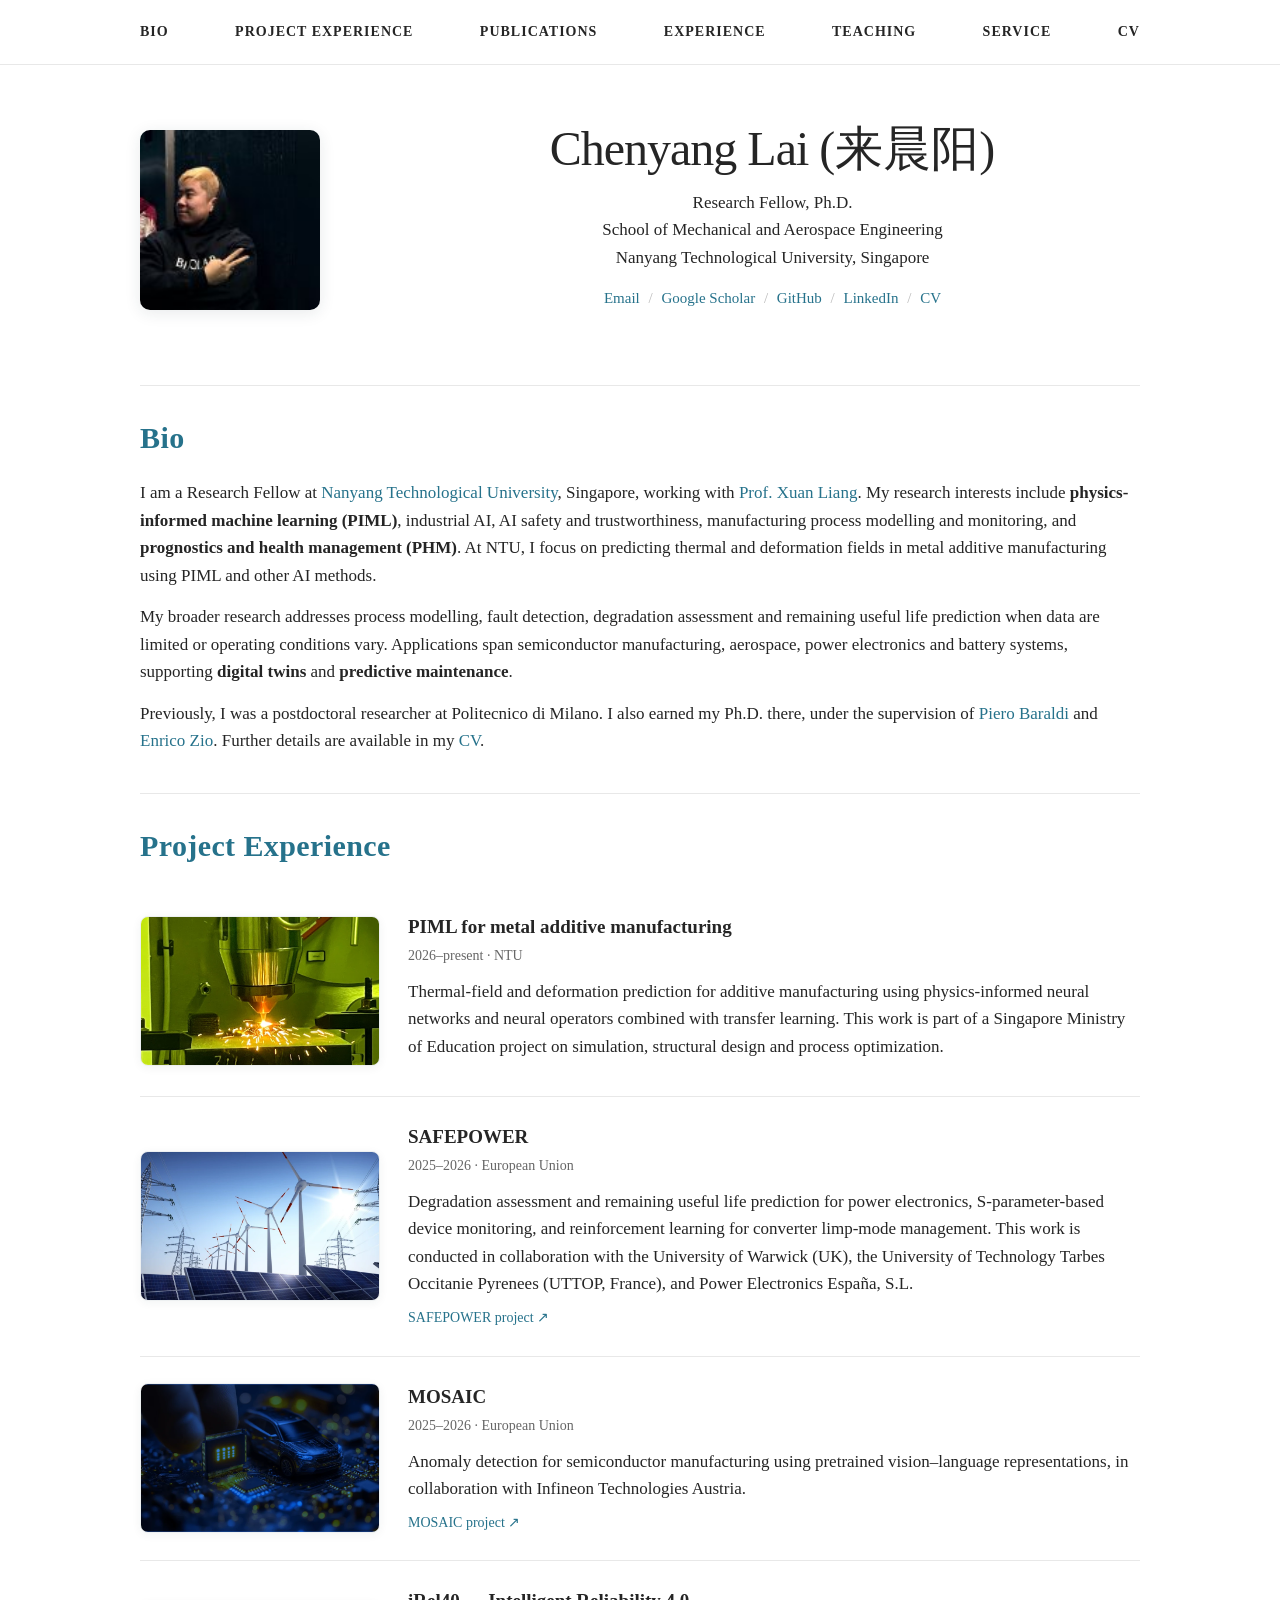
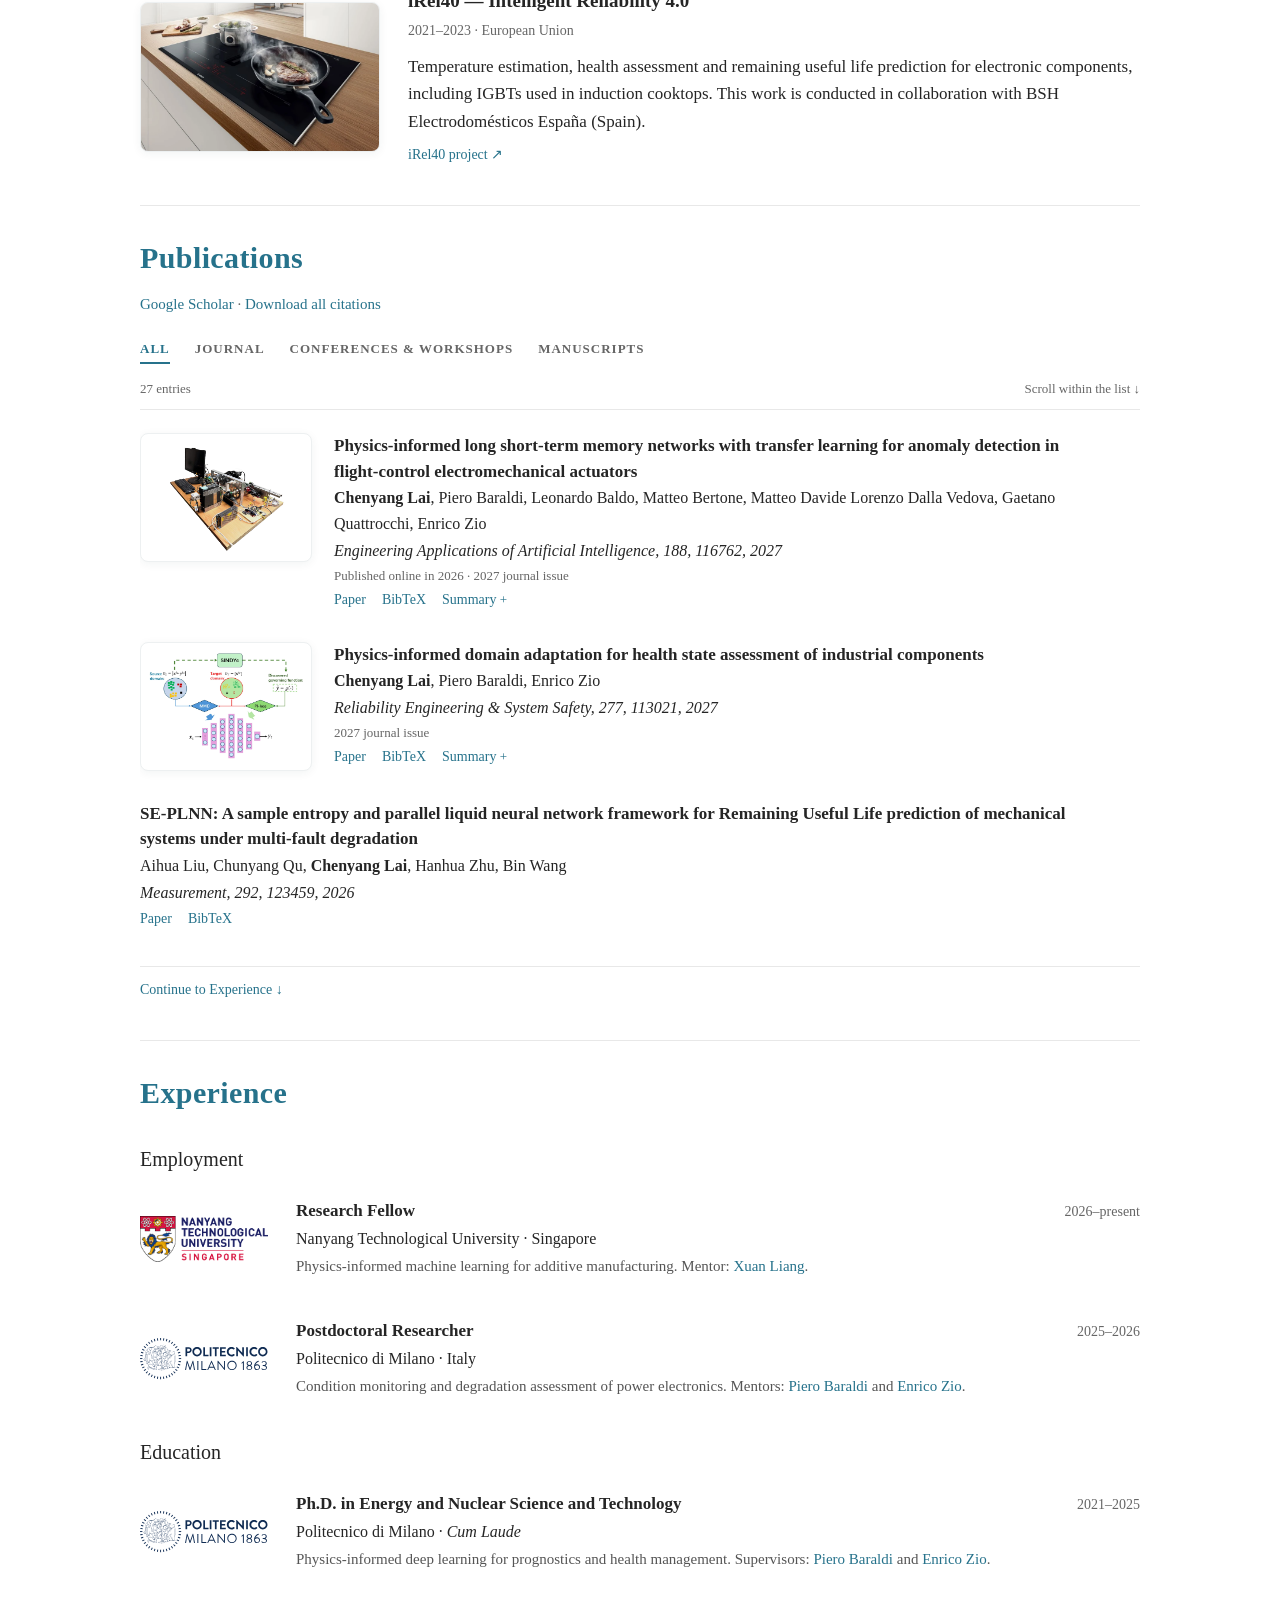
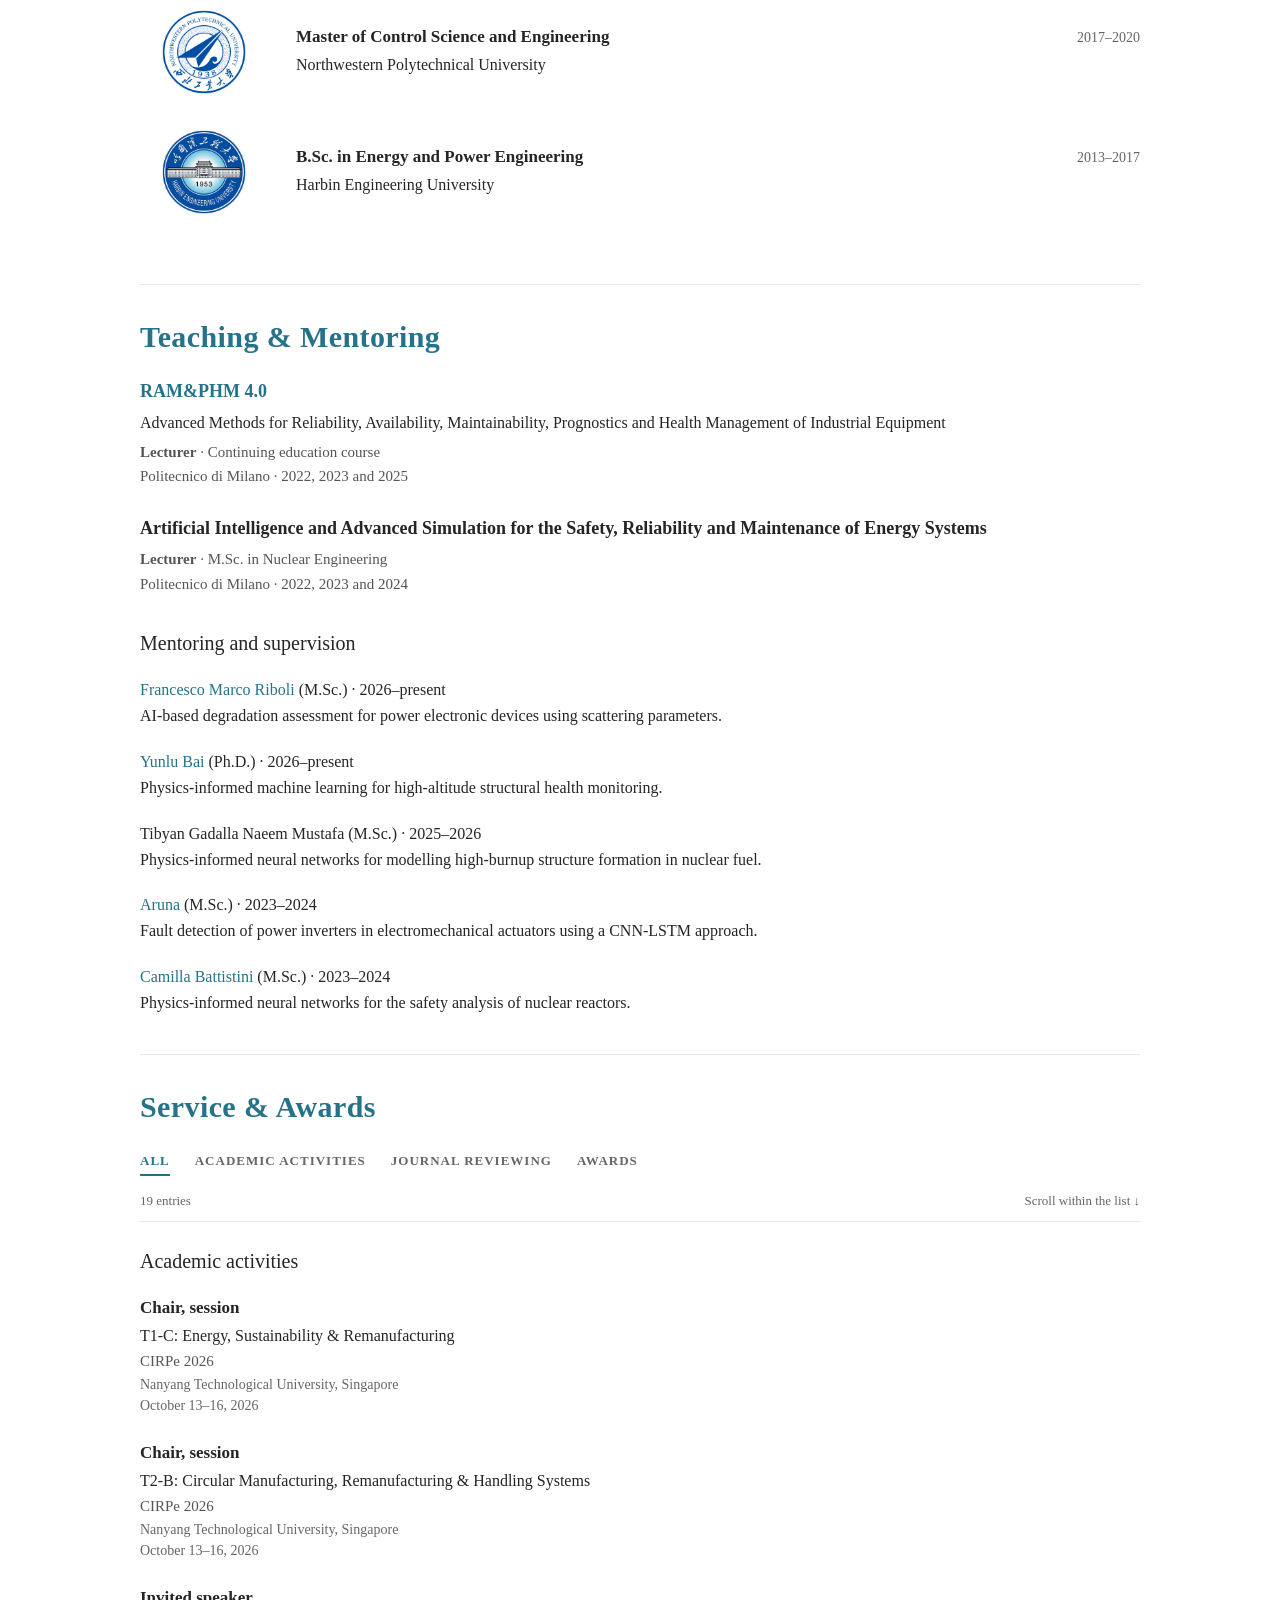
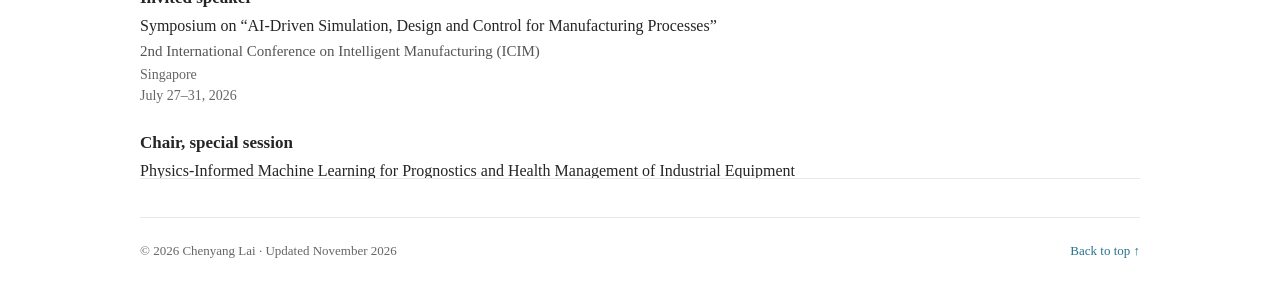
<file: index.html>
<!doctype html>
<html lang="en"><head><meta charset="UTF-8"><meta name="viewport" content="width=device-width, initial-scale=1">
<title>Chenyang Lai (来晨阳)</title><meta name="description" content="Chenyang Lai (来晨阳), Research Fellow at Nanyang Technological University. Physics-informed AI for manufacturing, energy and infrastructure; industrial AI and predictive maintenance.">
<meta name="theme-color" content="#ffffff"><link rel="icon" href="assets/favicon.svg" type="image/svg+xml"><link rel="stylesheet" href="style.css"><script src="app.js" defer></script></head>
<body><a class="skip" href="#main">Skip to content</a><header class="site-header"><div class="nav-wrap"><button class="menu-toggle" aria-expanded="false" aria-controls="main-navigation" type="button">Menu <span aria-hidden="true">☰</span></button><nav id="main-navigation" aria-label="Main navigation"><a href="#bio">Bio</a><a href="#projects">Project Experience</a><a href="#publications">Publications</a><a href="#experience">Experience</a><a href="#teaching">Teaching</a><a href="#service">Service</a><a href="assets/Chenyang_Lai_CV.pdf">CV</a></nav></div></header>
<main id="main" class="wrap"><div class="profile" id="home"><img class="portrait" src="assets/chenyang-lai-scholar.jpg" alt="Chenyang Lai — Google Scholar profile photo" width="180" height="180"><div class="profile-info"><h1>Chenyang Lai <span class="chinese-name" lang="zh-Hans">(来晨阳)</span></h1><p>Research Fellow, Ph.D.<br>School of Mechanical and Aerospace Engineering<br>Nanyang Technological University, Singapore</p><p class="profile-links"><a href="mailto:chenyang.lai@ntu.edu.sg">Email</a><span aria-hidden="true"> / </span><a href="https://scholar.google.com/citations?user=Lm9uZqEAAAAJ">Google Scholar</a><span aria-hidden="true"> / </span><a href="https://github.com/ChenyangLai-Research">GitHub</a><span aria-hidden="true"> / </span><a href="https://www.linkedin.com/in/chenyang-lai-a20016196">LinkedIn</a><span aria-hidden="true"> / </span><a href="assets/Chenyang_Lai_CV.pdf">CV</a></p></div></div><section id="bio" aria-labelledby="bio-heading"><h2 id="bio-heading">Bio</h2><p>I am a Research Fellow at <a href="https://www.ntu.edu.sg/">Nanyang Technological University</a>, Singapore, working with <a href="https://dr.ntu.edu.sg/entities/person/Liang-Xuan">Prof. Xuan Liang</a>. My research interests include <strong>physics-informed machine learning (PIML)</strong>, industrial AI, AI safety and trustworthiness, manufacturing process modelling and monitoring, and <strong>prognostics and health management (PHM)</strong>. At NTU, I focus on predicting thermal and deformation fields in metal additive manufacturing using PIML and other AI methods.</p>
<p>My broader research addresses process modelling, fault detection, degradation assessment and remaining useful life prediction when data are limited or operating conditions vary. Applications span semiconductor manufacturing, aerospace, power electronics and battery systems, supporting <strong>digital twins</strong> and <strong>predictive maintenance</strong>.</p>
<p>Previously, I was a postdoctoral researcher at Politecnico di Milano. I also earned my Ph.D. there, under the supervision of <a href="https://www.energia.polimi.it/en/people/baraldi-piero-2/">Piero Baraldi</a> and <a href="https://www.energia.polimi.it/en/people/zio-enrico-2/">Enrico Zio</a>. Further details are available in my <a href="assets/Chenyang_Lai_CV.pdf">CV</a>.</p></section><section id="projects" aria-labelledby="projects-heading"><h2 id="projects-heading">Project Experience</h2><article class="project project-with-image"><figure class="project-visual"><div class="image-frame"><img src="assets/research/additive.webp" alt="Laser additive manufacturing equipment at NTU SC3DP" width="320" height="200" loading="lazy"></div></figure><div class="project-copy"><div class="project-head"><h3>PIML for metal additive manufacturing</h3><span class="project-time">2026–present · NTU</span></div><p>Thermal-field and deformation prediction for additive manufacturing using physics-informed neural networks and neural operators combined with transfer learning. This work is part of a Singapore Ministry of Education project on simulation, structural design and process optimization.</p><div class="project-links"></div></div></article><article class="project project-with-image"><figure class="project-visual"><div class="image-frame"><img src="assets/research/safepower-energy.webp" alt="Wind turbines, solar panels and electricity transmission lines from the SAFEPOWER project homepage" width="320" height="200" loading="lazy"></div></figure><div class="project-copy"><div class="project-head"><h3>SAFEPOWER</h3><span class="project-time">2025–2026 · European Union</span></div><p>Degradation assessment and remaining useful life prediction for power electronics, S-parameter-based device monitoring, and reinforcement learning for converter limp-mode management. This work is conducted in collaboration with the University of Warwick (UK), the University of Technology Tarbes Occitanie Pyrenees (UTTOP, France), and Power Electronics España, S.L.</p><div class="project-links"><a href="https://www.safepowerproject.eu/">SAFEPOWER project ↗</a></div></div></article><article class="project project-with-image"><figure class="project-visual"><div class="image-frame"><img src="assets/research/mosaic.webp" alt="Electronic components and semiconductor technology from the MOSAIC project website" width="320" height="200" loading="lazy"></div></figure><div class="project-copy"><div class="project-head"><h3>MOSAIC</h3><span class="project-time">2025–2026 · European Union</span></div><p>Anomaly detection for semiconductor manufacturing using pretrained vision–language representations, in collaboration with Infineon Technologies Austria.</p><div class="project-links"><a href="https://chips-mosaic.eu/">MOSAIC project ↗</a></div></div></article><article class="project project-with-image"><figure class="project-visual"><div class="image-frame"><img src="assets/research/irel40.webp" alt="Bosch induction cooktop featured by the iRel40 project" width="320" height="200" loading="lazy"></div></figure><div class="project-copy"><div class="project-head"><h3>iRel40 — Intelligent Reliability 4.0</h3><span class="project-time">2021–2023 · European Union</span></div><p>Temperature estimation, health assessment and remaining useful life prediction for electronic components, including IGBTs used in induction cooktops. This work is conducted in collaboration with BSH Electrodomésticos España (Spain).</p><div class="project-links"><a href="https://www.irel40.eu/">iRel40 project ↗</a></div></div></article></section><section id="publications" aria-labelledby="publications-heading"><h2 id="publications-heading">Publications</h2><p class="section-intro"><a href="https://scholar.google.com/citations?user=Lm9uZqEAAAAJ">Google Scholar</a> · <a href="assets/publications.bib" download>Download all citations</a></p>
<div class="filters" role="group" aria-label="Publication filter"><button type="button" data-filter="all" aria-pressed="true">All</button><button type="button" data-filter="journal" aria-pressed="false">Journal</button><button type="button" data-filter="conference" aria-pressed="false">Conferences &amp; Workshops</button><button type="button" data-filter="manuscript" aria-pressed="false">Manuscripts</button></div>
<div class="publication-help"><span id="filter-status" role="status">27 entries</span><span id="scroll-hint">Scroll within the list ↓</span></div>
<div id="publication-window" class="publication-window" tabindex="0" role="region" aria-label="Publications and presentations" aria-describedby="scroll-hint"><article class="publication publication-with-image" data-type="journal" data-id="ema-transfer"><figure class="paper-visual"><div class="image-frame"><img src="assets/research/ema-transfer-testbench.png" alt="Experimental test bench for flight-control electromechanical actuator monitoring" width="320" height="200" loading="lazy"></div></figure><div class="publication-copy">
<h3><a href="https://doi.org/10.1016/j.engappai.2026.116762">Physics-informed long short-term memory networks with transfer learning for anomaly detection in flight-control electromechanical actuators</a></h3><p class="authors"><strong>Chenyang Lai</strong>, Piero Baraldi, Leonardo Baldo, Matteo Bertone, Matteo Davide Lorenzo Dalla Vedova, Gaetano Quattrocchi, Enrico Zio</p><p class="venue"><em>Engineering Applications of Artificial Intelligence, 188, 116762, 2027</em></p><p class="pub-note">Published online in 2026 · 2027 journal issue</p>
<div class="pub-links"><a href="https://doi.org/10.1016/j.engappai.2026.116762">Paper</a><a href="assets/ema-transfer.bib" download>BibTeX</a><details><summary>Summary</summary><p>Physics-informed LSTM networks reconstruct the motor position of flight-control electromechanical actuators. Pre-training on simulated data and fine-tuning on scarce field data support transfer to real operation; a sequential probability ratio test detects anomalies from reconstruction residuals.</p></details></div></div></article><article class="publication publication-with-image" data-type="journal" data-id="pida"><figure class="paper-visual"><div class="image-frame"><img src="assets/research/pida.webp" alt="Fig. 1 · physics-informed domain adaptation from the author’s original manuscript" width="320" height="200" loading="lazy"></div></figure><div class="publication-copy">
<h3><a href="https://doi.org/10.1016/j.ress.2026.113021">Physics-informed domain adaptation for health state assessment of industrial components</a></h3><p class="authors"><strong>Chenyang Lai</strong>, Piero Baraldi, Enrico Zio</p><p class="venue"><em>Reliability Engineering &amp; System Safety, 277, 113021, 2027</em></p><p class="pub-note">2027 journal issue</p>
<div class="pub-links"><a href="https://doi.org/10.1016/j.ress.2026.113021">Paper</a><a href="assets/pida.bib" download>BibTeX</a><details><summary>Summary</summary><p>Transferring health assessment between operating domains by combining shared representations, distribution alignment and physical degradation dynamics. The aim is to make use of labelled source data when health labels in the target domain are scarce.</p></details></div></div></article><article class="publication " data-type="journal" data-id="se-plnn"><div class="publication-copy">
<h3><a href="https://doi.org/10.1016/j.measurement.2026.123459">SE-PLNN: A sample entropy and parallel liquid neural network framework for Remaining Useful Life prediction of mechanical systems under multi-fault degradation</a></h3><p class="authors">Aihua Liu, Chunyang Qu, <strong>Chenyang Lai</strong>, Hanhua Zhu, Bin Wang</p><p class="venue"><em>Measurement, 292, 123459, 2026</em></p>
<div class="pub-links"><a href="https://doi.org/10.1016/j.measurement.2026.123459">Paper</a><a href="assets/se-plnn.bib" download>BibTeX</a></div></div></article><article class="publication " data-type="journal" data-id="pv-compound"><div class="publication-copy">
<h3><a href="https://doi.org/10.1016/j.solener.2026.114790">Comprehensive compound fault modelling and characterisation of building integrated photovoltaics based on thermal-electrical coupled simulation</a></h3><p class="authors">Xiaolong Li, Wenye Lin, Bingsen Wang, Long Shi, <strong>Chenyang Lai</strong>, Qingyao Qiao, Wenji Song, Xinglan Cui, Ziping Feng</p><p class="venue"><em>Solar Energy, 315, 114790, 2026</em></p>
<div class="pub-links"><a href="https://doi.org/10.1016/j.solener.2026.114790">Paper</a><a href="assets/pv-compound.bib" download>BibTeX</a></div></div></article><article class="publication " data-type="journal" data-id="tool-wear"><div class="publication-copy">
<h3><a href="https://doi.org/10.1016/j.jmapro.2026.06.015">Unsupervised domain adaptation regression network with efficient channel attention mechanism for tool wear prediction under variable cutting conditions</a></h3><p class="authors">Hengchang Liu, Bo Li, <strong>Chenyang Lai</strong>, Enrico Zio</p><p class="venue"><em>Journal of Manufacturing Processes, 172, 1091–1105, 2026</em></p>
<div class="pub-links"><a href="https://doi.org/10.1016/j.jmapro.2026.06.015">Paper</a><a href="assets/tool-wear.bib" download>BibTeX</a></div></div></article><article class="publication publication-with-image" data-type="journal" data-id="softsensing"><figure class="paper-visual"><div class="image-frame"><img src="assets/research/softsensing.webp" alt="Original architecture of the physics-informed LSTM soft-sensing model" width="320" height="200" loading="lazy"></div></figure><div class="publication-copy">
<h3><a href="https://doi.org/10.1016/j.aei.2025.103978">Self-balancing physics-informed LSTM for soft-sensing of slurry concentration in dredger operation</a></h3><p class="authors"><strong>Chenyang Lai</strong>, Bin Wang, Shidong Fan, Enrico Zio</p><p class="venue"><em>Advanced Engineering Informatics, 69, 103978, 2026</em></p>
<div class="pub-links"><a href="https://doi.org/10.1016/j.aei.2025.103978">Paper</a><a href="assets/softsensing.bib" download>BibTeX</a><details><summary>Summary</summary><p>Estimating slurry concentration from operating signals in dredging. A physics-informed recurrent model uses adaptive loss balancing to coordinate the data-fitting and physical constraints during training.</p></details></div></div></article><article class="publication publication-with-image" data-type="journal" data-id="gpilstm"><figure class="paper-visual"><div class="image-frame"><img src="assets/research/gpilstm.webp" alt="Fig. 2(a) · model development workflow from the author’s original manuscript" width="320" height="200" loading="lazy"></div></figure><div class="publication-copy">
<h3><a href="https://doi.org/10.1016/j.ress.2025.111485">Gradient-enhanced physics-informed long short-term memory networks for stable and accurate prediction of the RUL of electronic components</a></h3><p class="authors"><strong>Chenyang Lai</strong>, Piero Baraldi, Enrico Zio</p><p class="venue"><em>Reliability Engineering &amp; System Safety, 265, 111485, 2026</em></p><p class="pub-note">Published online in 2025 · 2026 journal issue</p>
<div class="pub-links"><a href="https://doi.org/10.1016/j.ress.2025.111485">Paper</a><a href="assets/gpilstm.bib" download>BibTeX</a><details><summary>Summary</summary><p>Adding physical and gradient constraints to recurrent models for remaining useful life prediction. The work connects the evolution of RUL with time derivatives, with applications to electronic components.</p></details></div></div></article><article class="publication " data-type="conference" data-id="cirpe-sparameters"><div class="publication-copy">
<h3>Unsupervised Degradation Evolution Tracking of Power Transistors Using S-Parameters based on Convolutional Neural Network Autoencoders</h3><p class="authors"><strong>Chenyang Lai</strong>, Piero Baraldi, W. Moyo, S. Baffreau, Xuan Liang, P. Vidal, G. Vine, Enrico Zio</p><p class="venue"><em>Procedia CIRP (CIRPe 2026, Nanyang Technological University, Singapore), 2026</em></p><p class="pub-note">Proceedings &amp; presentation · Not yet online</p>
<div class="pub-links"><a href="assets/cirpe-sparameters.bib" download>BibTeX</a></div></div></article><article class="publication " data-type="conference" data-id="piasanet"><div class="publication-copy">
<h3>PIASANet: Physics-informed adaptive spectral attention network for cross-load bearing fault diagnosis</h3><p class="authors">H. Liu, M. Shen, <strong>Chenyang Lai</strong>, Z. Liu</p><p class="venue"><em>10th International Conference on Reliability Engineering (ICRE), 2026</em></p><p class="pub-note">Proceedings &amp; presentation</p>
<div class="pub-links"><a href="assets/piasanet.bib" download>BibTeX</a></div></div></article><article class="publication " data-type="conference" data-id="igbt"><div class="publication-copy">
<h3><a href="https://doi.org/10.3850/ESREL2026061419_esrel26-p30436-cd">Assessment of the Degradation of IGBTs used in Wind Turbine Power Converters by a Method based on Physics-informed Transformers</a></h3><p class="authors"><strong>Chenyang Lai</strong>, Piero Baraldi, Oleksii Zinchenko, Xu Zhang, Li Ran, Enrico Zio</p><p class="venue"><em>European Safety and Reliability Conference (ESREL 2026), 3113–3120, 2026</em></p><p class="pub-note">Conference paper</p>
<div class="pub-links"><a href="https://doi.org/10.3850/ESREL2026061419_esrel26-p30436-cd">Paper</a><a href="assets/igbt.bib" download>BibTeX</a><details><summary>Summary</summary><p>Combining thermal and electrical features with Transformer encoders to assess IGBT degradation in wind turbine converters. Junction-to-case temperature differences and current-normalized features connect the classifier to thermal-resistance changes.</p></details></div></div></article><article class="publication " data-type="conference" data-id="inverter"><div class="publication-copy">
<h3><a href="https://doi.org/10.1109/ICSRS68021.2025.11422055">Anomaly Detection in Power Inverters of Electromechanical Actuators based on Convolutional Neural Network and Long Short-Term Memory Cells</a></h3><p class="authors"><strong>Chenyang Lai</strong>, Piero Baraldi, Aruna, Leonardo Baldo, Matteo Davide Lorenzo Dalla Vedova, Gaetano Quattrocchi, Enrico Zio</p><p class="venue"><em>9th International Conference on System Reliability and Safety (ICSRS 2025), 526–531, 2025</em></p><p class="pub-note">Conference year: 2025</p>
<div class="pub-links"><a href="https://doi.org/10.1109/ICSRS68021.2025.11422055">Paper</a><a href="assets/inverter.bib" download>BibTeX</a><details><summary>Summary</summary><p>Reconstructing inverter signals with convolutional layers and LSTM cells, then monitoring residuals for anomalies. The study considers sensor faults and MOSFET degradation in electromechanical actuators.</p></details></div></div></article><article class="publication " data-type="conference" data-id="safepower-workshop"><div class="publication-copy">
<h3>AI strategies in C&amp;HM for MVDC converters: Studies ongoing</h3><p class="authors"><strong>Chenyang Lai</strong>, Piero Baraldi, Enrico Zio</p><p class="venue"><em>SAFEPOWER WP3 Technical Workshop, 2025</em></p><p class="pub-note">Presentation</p>
<div class="pub-links"><a href="assets/safepower-workshop.bib" download>BibTeX</a></div></div></article><article class="publication publication-with-image" data-type="journal" data-id="pidae"><figure class="paper-visual"><div class="image-frame"><img src="assets/research/pidae.webp" alt="Fig. 1 · method workflow from the author’s original manuscript" width="320" height="200" loading="lazy"></div></figure><div class="publication-copy">
<h3><a href="https://doi.org/10.1016/j.ymssp.2024.111420">Physics-Informed deep Autoencoder for fault detection in New-Design systems</a></h3><p class="authors"><strong>Chenyang Lai</strong>, Piero Baraldi, Enrico Zio</p><p class="venue"><em>Mechanical Systems and Signal Processing, 215, 111420, 2024</em></p>
<div class="pub-links"><a href="https://doi.org/10.1016/j.ymssp.2024.111420">Paper</a><a href="assets/pidae.bib" download>BibTeX</a><details><summary>Summary</summary><p>Detecting faults in newly designed systems when operational data are limited. A deep autoencoder learns normal behaviour while physical relationships constrain reconstructed signals, connecting simulation knowledge with fault monitoring.</p></details></div></div></article><article class="publication " data-type="journal" data-id="valves"><div class="publication-copy">
<h3><a href="https://doi.org/10.3390/en17112647">A Multistage Physics-Informed Neural Network for Fault Detection in Regulating Valves of Nuclear Power Plants</a></h3><p class="authors"><strong>Chenyang Lai</strong>, Ibrahim Ahmed, Enrico Zio, Wei Li, Yiwang Zhang, Wenqing Yao, Juan Chen</p><p class="venue"><em>Energies, 17, 2647, 2024</em></p>
<div class="pub-links"><a href="https://doi.org/10.3390/en17112647">Paper</a><a href="assets/valves.bib" download>BibTeX</a><details><summary>Summary</summary><p>Combining a latent flow-capacity model with a flow prediction network for regulating valves. Physical constraints link pressure difference, valve opening and flow, supporting fault detection in nuclear power plant components.</p></details></div></div></article><article class="publication " data-type="conference" data-id="ema"><div class="publication-copy">
<h3><a href="https://doi.org/10.36001/phme.2024.v8i1.4018">Detection of Abnormal Conditions in Electro-Mechanical Actuators by Physics-Informed Long Short-term Memory Networks</a></h3><p class="authors"><strong>Chenyang Lai</strong>, Piero Baraldi, Gaetano Quattrocchi, Matteo Davide Lorenzo Dalla Vedova, Leonardo Baldo, Matteo Bertone, Enrico Zio</p><p class="venue"><em>PHM Society European Conference, 8, 2024</em></p><p class="pub-note">Conference paper</p>
<div class="pub-links"><a href="https://doi.org/10.36001/phme.2024.v8i1.4018">Paper</a><a href="assets/ema.bib" download>BibTeX</a><details><summary>Summary</summary><p>Reconstructing actuator behaviour with a recurrent architecture that incorporates a dynamical model. Differences between reconstructed and measured signals support the detection of abnormal operating conditions.</p></details></div></div></article><article class="publication " data-type="conference" data-id="ema-icsrs2023"><div class="publication-copy">
<h3>Fault Detection in Electro-Mechanical Actuators by Physics-Informed Long Short-Term Memory Networks</h3><p class="authors"><strong>Chenyang Lai</strong>, Piero Baraldi, Gaetano Quattrocchi, Matteo Davide Lorenzo Dalla Vedova, Leonardo Baldo, Matteo Bertone, Enrico Zio</p><p class="venue"><em>2023 7th International Conference on System Reliability and Safety (ICSRS), 2023</em></p><p class="pub-note">Abstract &amp; presentation</p>
<div class="pub-links"><a href="assets/ema-icsrs2023.bib" download>BibTeX</a></div></div></article><article class="publication " data-type="conference" data-id="irel-workshop"><div class="publication-copy">
<h3>Development of PHM Method for Power Electronic Devices Based on Physics-Informed Neural Networks</h3><p class="authors"><strong>Chenyang Lai</strong>, Piero Baraldi, Ibrahim Ahmed, Enrico Zio</p><p class="venue"><em>iRel40 Use Case Workshop, Ljubljana, Slovenia, 2022</em></p><p class="pub-note">Poster &amp; presentation</p>
<div class="pub-links"><a href="assets/irel-workshop.bib" download>BibTeX</a></div></div></article><article class="publication " data-type="conference" data-id="igbt-rul-icsrs2022"><div class="publication-copy">
<h3>Physics-Informed Long Short-Term Memory Network for the Prediction of the Remaining Useful Life (RUL) of Insulated-Gate Bipolar Transistors (IGBTs)</h3><p class="authors"><strong>Chenyang Lai</strong>, Piero Baraldi, G. Floreale, Enrico Zio</p><p class="venue"><em>2022 6th International Conference on System Reliability and Safety (ICSRS), 2022</em></p><p class="pub-note">Abstract &amp; presentation</p>
<div class="pub-links"><a href="assets/igbt-rul-icsrs2022.bib" download>BibTeX</a></div></div></article><article class="publication " data-type="conference" data-id="cooktop-temperature"><div class="publication-copy">
<h3><a href="https://doi.org/10.1109/ICSRS56243.2022.10067300">Estimation of the case temperature of insulated gate bipolar transistors in induction cooktops by deep neural network</a></h3><p class="authors">Mohammad N. Juybari, Ibrahim Ahmed, Piero Baraldi, Alejandro Del Cueto, Javier Gil, <strong>Chenyang Lai</strong>, Sergio Llorente, Enrico Zio</p><p class="venue"><em>2022 6th International Conference on System Reliability and Safety (ICSRS), 259–263, 2022</em></p><p class="pub-note">Proceedings &amp; presentation</p>
<div class="pub-links"><a href="https://doi.org/10.1109/ICSRS56243.2022.10067300">Paper</a><a href="assets/cooktop-temperature.bib" download>BibTeX</a></div></div></article><article class="publication " data-type="conference" data-id="cooktop"><div class="publication-copy">
<h3><a href="https://doi.org/10.3850/978-981-18-5183-4_R22-18-603-cd">Monitoring Degradation of Insulated Gate Bipolar Transistors in Induction Cooktops by Artificial Neural Networks</a></h3><p class="authors"><strong>Chenyang Lai</strong>, Piero Baraldi, Ibrahim Ahmed, Enrico Zio, Alejandro Del Cueto, Javier Gil, Sergio Llorente</p><p class="venue"><em>32nd European Safety and Reliability Conference (ESREL 2022), 1338–1345, 2022</em></p><p class="pub-note">Conference paper</p>
<div class="pub-links"><a href="https://doi.org/10.3850/978-981-18-5183-4_R22-18-603-cd">Paper</a><a href="assets/cooktop.bib" download>BibTeX</a><details><summary>Summary</summary><p>Estimating IGBT case temperature from monitored cooktop signals under variable usage. A multi-objective genetic algorithm selects inputs for an artificial neural network, supporting thermal-stress and condition monitoring.</p></details></div></div></article><article class="publication " data-type="conference" data-id="autoencoder-icsrs2021"><div class="publication-copy">
<h3>A Physics-informed Autoencoder for Early Fault Detection of Electro-hydraulic Actuators</h3><p class="authors"><strong>Chenyang Lai</strong>, Piero Baraldi, Enrico Zio</p><p class="venue"><em>2021 5th International Conference on System Reliability and Safety (ICSRS), 2022</em></p><p class="pub-note">Abstract &amp; presentation · Listed under 2022 in CV</p>
<div class="pub-links"><a href="assets/autoencoder-icsrs2021.bib" download>BibTeX</a></div></div></article><article class="publication " data-type="conference" data-id="turboshaft"><div class="publication-copy">
<h3><a href="https://doi.org/10.23919/ChiCC.2019.8865902">Versatile simulation platform for turboshaft engine control system</a></h3><p class="authors">Haotian Mao, Yingqing Guo, Ruichao Li, <strong>Chenyang Lai</strong></p><p class="venue"><em>2019 Chinese Control Conference (CCC), 7211–7216, 2019</em></p><p class="pub-note">Proceedings &amp; presentation</p>
<div class="pub-links"><a href="https://doi.org/10.23919/ChiCC.2019.8865902">Paper</a><a href="assets/turboshaft.bib" download>BibTeX</a></div></div></article><article class="publication " data-type="conference" data-id="fuel-pump"><div class="publication-copy">
<h3><a href="https://doi.org/10.23919/ChiCC.2019.8865827">Main fuel pump health monitoring method based on Kriging surrogate model</a></h3><p class="authors"><strong>Chenyang Lai</strong>, Yingqing Guo, Haotian Mao</p><p class="venue"><em>2019 Chinese Control Conference (CCC), 5112–5117, 2019</em></p><p class="pub-note">Proceedings &amp; presentation</p>
<div class="pub-links"><a href="https://doi.org/10.23919/ChiCC.2019.8865827">Paper</a><a href="assets/fuel-pump.bib" download>BibTeX</a></div></div></article><article class="publication " data-type="conference" data-id="aeroengine"><div class="publication-copy">
<h3><a href="https://doi.org/10.1109/GNCC42960.2018.9018924">Sensor fault diagnosis and estimation based on multiple-model approach for aeroengine</a></h3><p class="authors">Wanli Zhao, Yingqing Guo, <strong>Chenyang Lai</strong></p><p class="venue"><em>2018 IEEE CSAA Guidance, Navigation and Control Conference (CGNCC), 1–6, 2018</em></p><p class="pub-note">Proceedings &amp; presentation</p>
<div class="pub-links"><a href="https://doi.org/10.1109/GNCC42960.2018.9018924">Paper</a><a href="assets/aeroengine.bib" download>BibTeX</a></div></div></article><article class="publication " data-type="manuscript" data-id="ded-transfer"><div class="publication-copy">
<h3>Transfer learning-enhanced PINN for unsupervised deformation prediction of directed energy deposition</h3><p class="authors"><strong>Chenyang Lai</strong>, Xuan Liang</p><p class="venue"><em>2026</em></p><p class="pub-note">In preparation</p>
<div class="pub-links"><a href="assets/ded-transfer.bib" download>BibTeX</a></div></div></article><article class="publication " data-type="manuscript" data-id="pidel"><div class="publication-copy">
<h3>PIDEL: Physics-Informed Deep Evidential Long Short-Term Memory Networks for Remaining Useful Life Prediction with Uncertainty Quantification of Electronic Components</h3><p class="authors"><strong>Chenyang Lai</strong>, Piero Baraldi, Enrico Zio</p><p class="venue"><em>2026</em></p><p class="pub-note">In preparation</p>
<div class="pub-links"><a href="assets/pidel.bib" download>BibTeX</a></div></div></article><article class="publication " data-type="manuscript" data-id="few-shot-vlm"><div class="publication-copy">
<h3>Few-Shot Anomaly Detection under Data Scarcity Using Pretrained Vision-Language Representations and Dropout-Calibrated Decision Boundaries</h3><p class="authors"><strong>Chenyang Lai</strong>, Xuan Liang, Li Ran, Enrico Zio</p><p class="venue"><em>Advanced Engineering Informatics, 2026</em></p><p class="pub-note">Under review</p>
<div class="pub-links"><a href="assets/few-shot-vlm.bib" download>BibTeX</a></div></div></article></div><p class="after-publications"><a href="#experience">Continue to Experience ↓</a></p></section><section id="experience" aria-labelledby="experience-heading"><h2 id="experience-heading">Experience</h2><h3 class="subheading">Employment</h3><div class="timeline-row"><div class="institution-logo"><img src="assets/institutions/ntu.png" alt="Nanyang Technological University emblem" width="128" height="84" loading="lazy"></div><div class="timeline-content"><div class="appointment-heading"><h3>Research Fellow</h3><span class="time">2026–present</span></div><p class="institution-name">Nanyang Technological University · Singapore</p><p class="detail">Physics-informed machine learning for additive manufacturing. Mentor: <a class="text-link" href="https://dr.ntu.edu.sg/entities/person/Liang-Xuan">Xuan Liang</a>.</p></div></div><div class="timeline-row"><div class="institution-logo"><img src="assets/institutions/polimi.svg" alt="Politecnico di Milano emblem" width="128" height="84" loading="lazy"></div><div class="timeline-content"><div class="appointment-heading"><h3>Postdoctoral Researcher</h3><span class="time">2025–2026</span></div><p class="institution-name">Politecnico di Milano · Italy</p><p class="detail">Condition monitoring and degradation assessment of power electronics. Mentors: <a href="https://www.energia.polimi.it/en/people/baraldi-piero-2/">Piero Baraldi</a> and <a href="https://www.energia.polimi.it/en/people/zio-enrico-2/">Enrico Zio</a>.</p></div></div><h3 class="subheading">Education</h3><div class="timeline-row"><div class="institution-logo"><img src="assets/institutions/polimi.svg" alt="Politecnico di Milano emblem" width="128" height="84" loading="lazy"></div><div class="timeline-content"><div class="appointment-heading"><h3>Ph.D. in Energy and Nuclear Science and Technology</h3><span class="time">2021–2025</span></div><p class="institution-name">Politecnico di Milano · <i>Cum Laude</i></p><p class="detail">Physics-informed deep learning for prognostics and health management. Supervisors: <a href="https://www.energia.polimi.it/en/people/baraldi-piero-2/">Piero Baraldi</a> and <a href="https://www.energia.polimi.it/en/people/zio-enrico-2/">Enrico Zio</a>.</p></div></div><div class="timeline-row"><div class="institution-logo circular-emblem"><img src="assets/institutions/npu-normalized.png" alt="Northwestern Polytechnical University emblem" width="128" height="84" loading="lazy"></div><div class="timeline-content"><div class="appointment-heading"><h3>Master of Control Science and Engineering</h3><span class="time">2017–2020</span></div><p class="institution-name">Northwestern Polytechnical University</p><p class="detail"></p></div></div><div class="timeline-row"><div class="institution-logo circular-emblem"><img src="assets/institutions/heu-normalized.png" alt="Harbin Engineering University emblem" width="128" height="84" loading="lazy"></div><div class="timeline-content"><div class="appointment-heading"><h3>B.Sc. in Energy and Power Engineering</h3><span class="time">2013–2017</span></div><p class="institution-name">Harbin Engineering University</p><p class="detail"></p></div></div></section><section id="teaching" aria-labelledby="teaching-heading"><h2 id="teaching-heading">Teaching &amp; Mentoring</h2><ul class="plain-list teaching-courses"><li><h3><a href="https://www.corsoram-phm.energia.polimi.it/">RAM&amp;PHM 4.0</a></h3><p class="course-title">Advanced Methods for Reliability, Availability, Maintainability, Prognostics and Health Management of Industrial Equipment</p><p class="course-context"><strong>Lecturer</strong> · Continuing education course<br>Politecnico di Milano · 2022, 2023 and 2025</p></li><li><h3>Artificial Intelligence and Advanced Simulation for the Safety, Reliability and Maintenance of Energy Systems</h3><p class="course-context"><strong>Lecturer</strong> · M.Sc. in Nuclear Engineering<br>Politecnico di Milano · 2022, 2023 and 2024</p></li></ul><h3 class="subheading">Mentoring and supervision</h3><ul class="plain-list mentoring"><li><a href="https://www.linkedin.com/in/francesco-marco-riboli/">Francesco Marco Riboli</a> (M.Sc.) · 2026–present<br>AI-based degradation assessment for power electronic devices using scattering parameters.</li><li><a href="https://www.linkedin.com/in/yunlu-bai-727a303a8/">Yunlu Bai</a> (Ph.D.) · 2026–present<br>Physics-informed machine learning for high-altitude structural health monitoring.</li><li>Tibyan Gadalla Naeem Mustafa (M.Sc.) · 2025–2026<br>Physics-informed neural networks for modelling high-burnup structure formation in nuclear fuel.</li><li><a href="https://www.linkedin.com/in/arunaaruna/">Aruna</a> (M.Sc.) · 2023–2024<br>Fault detection of power inverters in electromechanical actuators using a CNN-LSTM approach.</li><li><a href="https://www.linkedin.com/in/battistinicamilla/">Camilla Battistini</a> (M.Sc.) · 2023–2024<br>Physics-informed neural networks for the safety analysis of nuclear reactors.</li></ul></section><section id="service" aria-labelledby="service-heading"><h2 id="service-heading">Service &amp; Awards</h2><div class="filters service-filters" role="group" aria-label="Service and awards filter"><button type="button" data-service-filter="all" aria-pressed="true" aria-controls="service-window">All</button><button type="button" data-service-filter="activities" aria-pressed="false" aria-controls="service-window">Academic activities</button><button type="button" data-service-filter="reviewing" aria-pressed="false" aria-controls="service-window">Journal reviewing</button><button type="button" data-service-filter="awards" aria-pressed="false" aria-controls="service-window">Awards</button></div><div class="service-help"><span id="service-filter-status" role="status">19 entries</span><span id="service-scroll-hint">Scroll within the list ↓</span></div><div id="service-window" class="service-window" tabindex="0" role="region" aria-label="Academic service and awards" aria-describedby="service-scroll-hint"><div class="service-category" data-service-type="activities"><h3 class="subheading">Academic activities</h3><ul class="plain-list service-activities"><li><h4>Chair, session</h4><p class="service-title">T1-C: Energy, Sustainability &amp; Remanufacturing</p><p class="service-event">CIRPe 2026</p><p class="service-meta"><span>Nanyang Technological University, Singapore</span><time>October 13–16, 2026</time></p></li><li><h4>Chair, session</h4><p class="service-title">T2-B: Circular Manufacturing, Remanufacturing &amp; Handling Systems</p><p class="service-event">CIRPe 2026</p><p class="service-meta"><span>Nanyang Technological University, Singapore</span><time>October 13–16, 2026</time></p></li><li><h4>Invited speaker</h4><p class="service-title">Symposium on “AI-Driven Simulation, Design and Control for Manufacturing Processes”</p><p class="service-event">2nd International Conference on Intelligent Manufacturing (ICIM)</p><p class="service-meta"><span>Singapore</span><time>July 27–31, 2026</time></p></li><li><h4>Chair, special session</h4><p class="service-title">Physics-Informed Machine Learning for Prognostics and Health Management of Industrial Equipment</p><p class="service-event">10th International Conference on Reliability Engineering (ICRE)</p><p class="service-meta"><span>Hangzhou, China</span><time>July 19–21, 2026</time></p></li><li><h4>Co-chair</h4><p class="service-event">10th International Conference on Reliability Engineering (ICRE)</p><p class="service-meta"><span>Hangzhou, China</span><time>July 19–21, 2026</time></p></li><li><h4>Chair, special session</h4><p class="service-title">SS-06: Physics-Informed Machine Learning for Reliability, Availability, Maintainability and Safety (RAMS)</p><p class="service-event">European Safety and Reliability Conference (ESREL)</p><p class="service-meta"><span>Braga, Portugal</span><time>June 14–19, 2026</time></p></li><li><h4>Chair, special session</h4><p class="service-title">SS-10: Development and Application of Methods for Enhancing the Reliability of Power Electronics Devices</p><p class="service-event">European Safety and Reliability Conference (ESREL)</p><p class="service-meta"><span>Braga, Portugal</span><time>June 14–19, 2026</time></p></li><li><h4>Invited scholar</h4><p class="service-event">Silk Road International Symposium (SRIS)</p><p class="service-meta"><span>Xi’an Jiaotong University, Xi’an, China</span><time>November 1–4, 2025</time></p></li></ul></div><div class="service-category" data-service-type="reviewing"><h3 class="subheading">Journal reviewing</h3><ul class="plain-list reviewing-list"><li><em>Mechanical Systems and Signal Processing</em></li><li><em>Reliability Engineering &amp; System Safety</em></li><li><em>Proceedings of the Institution of Mechanical Engineers, Part O: Journal of Risk and Reliability</em></li><li><em>IEEE Transactions on Industrial Informatics</em></li><li><em>IEEE Transactions on Transportation Electrification</em></li><li><em>IEEE Journal of Emerging and Selected Topics in Power Electronics</em></li><li><em>Applied Soft Computing</em></li></ul></div><div class="service-category" data-service-type="awards"><h3 class="subheading">Awards</h3><ul class="plain-list awards-list"><li><h4>Best Presentation Award</h4><p class="award-work">Anomaly detection in power inverters of electromechanical actuators based on convolutional neural network and long short-term memory cells</p><p class="award-organization">9th International Conference on System Reliability and Safety (ICSRS), IEEE</p><p class="service-meta"><time>2025</time></p></li><li><h4>Best Presentation Award</h4><p class="award-work">Fault detection in electro-mechanical actuators by physics-informed long short-term memory networks</p><p class="award-organization">7th International Conference on System Reliability and Safety (ICSRS), IEEE</p><p class="service-meta"><time>2023</time></p></li><li><h4>Outstanding Postgraduate Award</h4><p class="award-organization">Northwestern Polytechnical University</p><p class="service-meta"><time>2020</time></p></li><li><h4>Second Prize in the National Postgraduate Mathematical Modeling Competition</h4><p class="service-meta"><time>2018</time></p></li></ul></div></div></section><footer><span>© 2026 Chenyang Lai · Updated November 2026</span><a href="#home">Back to top ↑</a></footer></main></body></html>
</file>
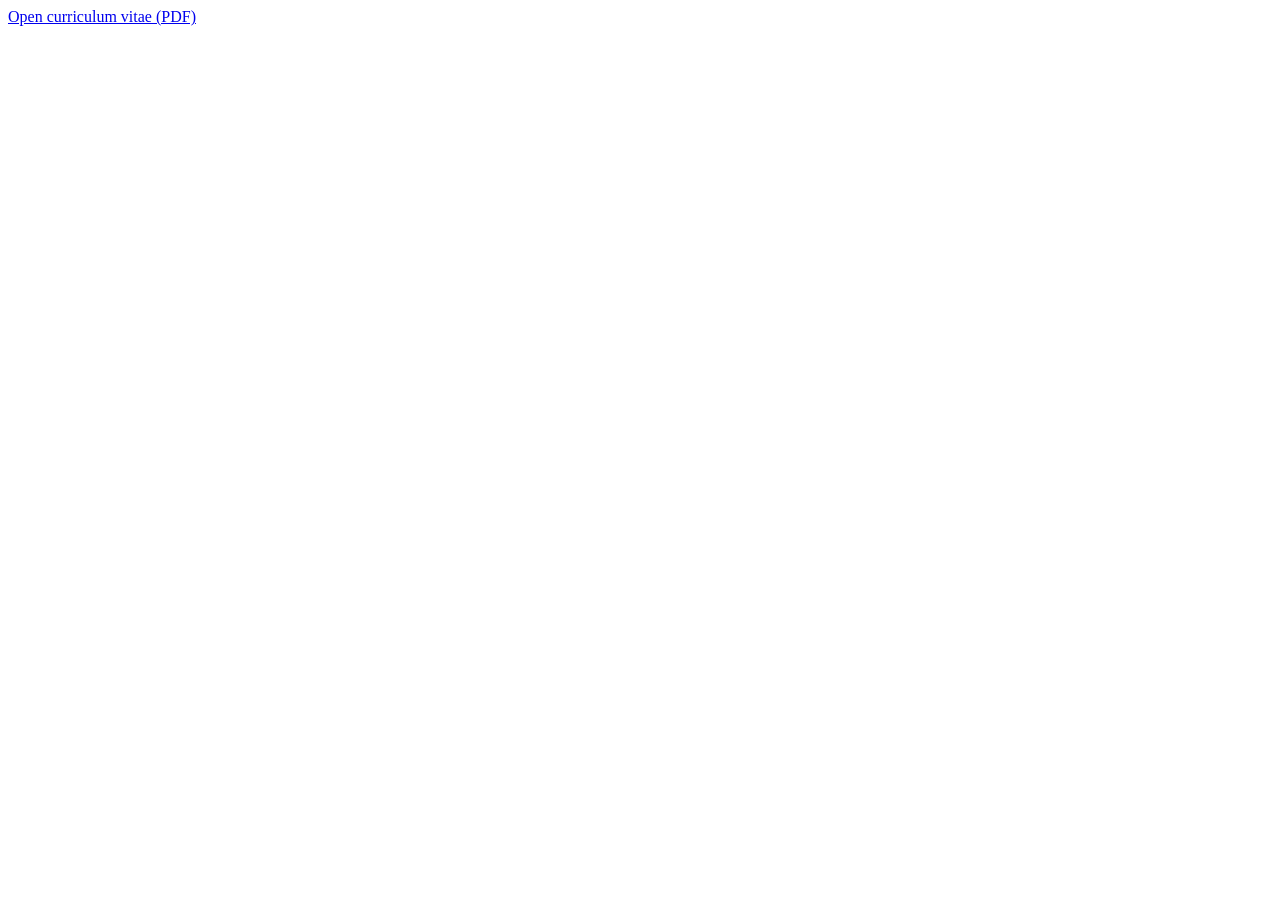
<file: cv.html>
<!doctype html><html lang="en"><head><meta charset="utf-8"><meta http-equiv="refresh" content="0;url=assets/Chenyang_Lai_CV.pdf"><title>Chenyang Lai — CV</title><link rel="canonical" href="assets/Chenyang_Lai_CV.pdf"></head><body><a href="assets/Chenyang_Lai_CV.pdf">Open curriculum vitae (PDF)</a></body></html>
</file>
<file: style.css>
:root{--ink:#252525;--muted:#666;--accent:#26728b;--line:#e8e8e8}*{box-sizing:border-box}html{scroll-behavior:smooth;scroll-padding-top:92px}body{margin:0;background:#fff;color:var(--ink);font-family:Georgia,'Times New Roman',serif;font-size:17px;line-height:1.62}a{color:var(--accent);text-decoration:none}a:hover{text-decoration:underline}a:focus-visible,button:focus-visible,summary:focus-visible{outline:2px solid var(--accent);outline-offset:5px}p{margin:0 0 14px}strong{font-weight:700}.wrap,.nav-wrap{max-width:1000px;margin:0 auto}.site-header{position:sticky;top:0;z-index:10;border-bottom:1px solid var(--line);background:rgba(255,255,255,.98)}nav{display:flex;justify-content:space-between;align-items:center;gap:22px;min-height:64px}nav a{font-size:14px;font-weight:700;letter-spacing:1px;text-transform:uppercase;color:var(--ink);padding:18px 0}nav a:hover{color:var(--accent)}.menu-toggle{display:none}.profile{display:grid;grid-template-columns:220px 1fr;align-items:center;gap:45px;padding:50px 0 60px;min-height:320px}.portrait{display:block;width:180px;height:180px;object-fit:cover}.profile-info{text-align:center}.profile h1{font-size:48px;font-weight:500;letter-spacing:-1px;line-height:1.15;margin:0 0 12px}.profile-info p{margin-bottom:8px}.profile-links{font-size:15px;padding-top:7px}.profile-links span{color:#bbb;margin:0 5px}section{padding:32px 0 38px;border-top:1px solid var(--line)}h2{font-size:30px;line-height:1.3;color:var(--accent);letter-spacing:.4px;margin:0 0 22px}h3{font-size:17px;line-height:1.5;margin:0}section>p:last-child{margin-bottom:0}.section-intro{font-size:15px;color:var(--muted);margin-top:-7px}.filters{display:flex;gap:25px;margin:20px 0 26px}.filters button{border:0;border-bottom:2px solid transparent;background:none;padding:5px 0;font:700 13px Georgia,serif;letter-spacing:1px;text-transform:uppercase;color:var(--muted);cursor:pointer}.filters button[aria-pressed=true]{color:var(--accent);border-bottom-color:var(--accent)}.publication{margin-bottom:27px}.publication:last-child{margin-bottom:0}.publication h3 a{color:var(--ink)}.publication p{margin:1px 0}.publication .authors{font-size:16px}.publication .venue{font-size:16px}.pub-note{font-size:13px;color:var(--muted)}.pub-links{display:flex;flex-wrap:wrap;align-items:baseline;column-gap:16px;font-size:14px;margin-top:3px}.pub-links details{display:contents}.pub-links summary{color:var(--accent);cursor:pointer;list-style:none}.pub-links summary::-webkit-details-marker{display:none}.pub-links summary::after{content:' +';font-size:13px}.pub-links details[open] summary::after{content:' −'}.pub-links details p{flex-basis:100%;margin:8px 0 0;padding-left:13px;border-left:2px solid var(--line);color:#555;font-size:15px}.project{margin-bottom:24px}.project:last-child{margin-bottom:0}.project-head{display:flex;justify-content:space-between;gap:24px;align-items:baseline}.project-time{font-size:14px;color:var(--muted);white-space:nowrap}.project p{margin:5px 0 2px}.project>a{font-size:14px}.plain-list{list-style:none;margin:0;padding:0}.plain-list li{margin:0 0 20px}.plain-list li:last-child{margin:0}.subheading{font-size:20px;font-weight:400;margin:4px 0 19px}.subheading:not(:first-child){margin-top:32px}.timeline-row{display:grid;grid-template-columns:135px 1fr;gap:16px;margin-bottom:21px}.time{font-size:15px;color:var(--muted);padding-top:1px}.timeline-row p{margin:2px 0}.detail{color:#555;font-size:15px}.detail:empty{display:none}footer{display:flex;justify-content:space-between;gap:20px;padding:22px 0 34px;border-top:1px solid var(--line);color:var(--muted);font-size:13px}[hidden]{display:none!important}.sr-only,.skip{position:absolute;width:1px;height:1px;overflow:hidden;clip:rect(0,0,0,0)}.skip:focus{clip:auto;width:auto;height:auto;z-index:30;left:12px;top:12px;background:#fff;padding:10px}
@media(max-width:1080px){.wrap,.nav-wrap{margin-left:35px;margin-right:35px}}
@media(max-width:720px){html{scroll-padding-top:74px}body{font-size:16px}.wrap,.nav-wrap{margin-left:24px;margin-right:24px}nav{gap:14px;flex-wrap:wrap;justify-content:flex-start;padding:13px 0;min-height:56px}nav a{padding:2px 0;font-size:12px}.js .menu-toggle{display:flex;gap:15px;align-items:center;margin-left:auto;padding:16px 0;border:0;background:none;font:700 14px Georgia,serif;letter-spacing:.7px;cursor:pointer}.js nav{display:none}.js nav.is-open{display:flex;padding:0 0 17px}.profile{grid-template-columns:1fr;gap:23px;padding:34px 0 36px}.portrait{width:150px;height:150px;margin:0 auto}.profile h1{font-size:36px}.profile-info{font-size:15px}.profile-links{font-size:14px}.profile-links span{margin:0 2px}section{padding:27px 0 30px}h2{font-size:27px;margin-bottom:19px}.publication h3{font-size:16px}.publication .authors,.publication .venue{font-size:15px}.project-head{display:block}.project-time{display:block;margin:3px 0}.timeline-row{grid-template-columns:1fr;gap:2px}.subheading{font-size:19px}footer{display:block}footer a{display:block;margin-top:7px}.filters{gap:23px}}
@media(prefers-reduced-motion:reduce){html{scroll-behavior:auto}}
@media print{.site-header,.filters,.pub-links,footer,.skip{display:none}.wrap{max-width:none;margin:0}.profile{padding:0 0 24px;min-height:auto}section{padding:20px 0}a{color:inherit}.publication{break-inside:avoid}body{font-size:11pt}.publication .authors,.publication .venue{font-size:10pt}h2{font-size:18pt}}

/* A bounded, keyboard-accessible bibliography keeps later sections nearby. */
.chinese-name{display:inline-block;font-family:Georgia,'Songti SC','STSong',serif;font-size:1em;white-space:nowrap;font-weight:inherit;letter-spacing:0}
.filters{flex-wrap:wrap;column-gap:25px;row-gap:8px;margin-bottom:14px}
.publication-help{display:flex;justify-content:space-between;gap:16px;font-size:13px;color:var(--muted);margin-bottom:10px}
.publication-window{height:min(62vh,600px);min-height:280px;overflow-y:scroll;overscroll-behavior-y:auto;scrollbar-gutter:stable;border-top:1px solid var(--line);border-bottom:1px solid var(--line);padding:20px 18px 20px 0;scrollbar-width:auto;scrollbar-color:#8aaab5 #f2f5f6}
.publication-window::-webkit-scrollbar{width:10px}.publication-window::-webkit-scrollbar-track{background:#f2f5f6}.publication-window::-webkit-scrollbar-thumb{background:#8aaab5;border-radius:8px;border:2px solid #f2f5f6}
.publication-window:focus-visible{outline:2px solid var(--accent);outline-offset:4px}
.after-publications{font-size:14px;margin:12px 0 0}.mentoring{font-size:16px}
@media(max-width:720px){.profile h1{font-size:34px}.chinese-name{font-size:1em}.filters{column-gap:17px}.filters button{font-size:11px}.publication-window{height:56vh;min-height:260px;padding-right:12px}.publication-help{font-size:12px}.mentoring{font-size:15px}}
@media print{.publication-window{height:auto;min-height:0;overflow:visible;border:0;padding:0}.publication-help,.after-publications{display:none}}

/* Original project photographs and author figures share a quiet, consistent frame. */
.project-with-image{display:grid;grid-template-columns:240px minmax(0,1fr);gap:28px;align-items:center;margin-bottom:0;padding:26px 0;border-bottom:1px solid var(--line)}
.project-with-image:first-child{padding-top:0}.project-with-image:last-child{border-bottom:0;padding-bottom:0}
.project-visual,.paper-visual{margin:0;min-width:0}.project-visual>a{display:flex;align-items:center;justify-content:center;aspect-ratio:8/5;background:#f7f8f8;border:1px solid #edf0f1;overflow:hidden}
.project-visual img{display:block;width:100%;height:100%;object-fit:cover}
.project-visual figcaption,.paper-visual figcaption{font-size:11px;line-height:1.4;margin:7px 0 0;color:var(--muted)}.project-visual figcaption a,.paper-visual figcaption a{color:var(--muted)}
.project-head{display:block}.project h3{font-size:19px}.project-time{display:block;margin-top:4px}.project-copy p{margin:10px 0 9px}.project-links{font-size:14px}.project-links span{color:#aaa;margin:0 5px}
.publication-with-image{display:grid;grid-template-columns:172px minmax(0,1fr);gap:22px;align-items:start}.publication-copy{min-width:0}
.paper-visual>a{display:flex;align-items:center;justify-content:center;background:#fff;border:1px solid var(--line);aspect-ratio:4/3;padding:8px}.paper-visual img{width:100%;height:100%;object-fit:contain;display:block}
.paper-visual figcaption{font-size:10px}.publication-window{padding-top:23px;padding-bottom:23px}.publication{margin-bottom:30px}
@media(max-width:900px) and (min-width:721px){nav{gap:14px}nav a{font-size:12px;letter-spacing:.65px}.project-with-image{grid-template-columns:210px minmax(0,1fr);gap:22px}}
@media(max-width:720px){.project-with-image{grid-template-columns:180px minmax(0,1fr);gap:20px;align-items:start}.project h3{font-size:17px}.project-time{white-space:normal}.publication-with-image{grid-template-columns:128px minmax(0,1fr);gap:16px}}
@media(max-width:520px){.project-with-image{grid-template-columns:1fr;gap:16px;padding:25px 0}.project-visual{max-width:100%;width:100%}.project-visual>a{aspect-ratio:16/8}.project-visual img[src*="additive"]{object-fit:contain;background:#fff}.project h3{font-size:18px}.publication-with-image{grid-template-columns:1fr;gap:13px}.paper-visual{width:160px}.paper-visual>a{aspect-ratio:4/3}.paper-visual figcaption{display:none}}
@media print{.project-with-image{break-inside:avoid;grid-template-columns:160px 1fr;gap:20px}.project-visual figcaption,.paper-visual figcaption{display:none}.publication-with-image{grid-template-columns:120px 1fr;gap:15px}}

/* Plain image frames and aligned university emblems. */
.project-visual .image-frame{display:flex;align-items:center;justify-content:center;aspect-ratio:8/5;background:#f7f8f8;border:1px solid #edf0f1;overflow:hidden}
.paper-visual .image-frame{display:flex;align-items:center;justify-content:center;background:#fff;border:1px solid var(--line);aspect-ratio:4/3;padding:8px}
.timeline-row{display:grid;grid-template-columns:128px minmax(0,1fr);gap:28px;align-items:center;margin-bottom:28px}
.institution-logo{display:flex;align-items:center;justify-content:center;width:128px;min-height:92px;background:#fff}
.institution-logo img{display:block;object-fit:contain;width:128px;height:84px}
.timeline-content{min-width:0}.appointment-heading{display:flex;align-items:baseline;justify-content:space-between;gap:20px}
.appointment-heading h3{flex:1}.appointment-heading .time{white-space:nowrap;padding:0;font-size:14px}.institution-name{font-size:16px}
.teaching-courses li{margin-bottom:27px}.teaching-courses h3{margin:0 0 5px;font-size:18px}.teaching-courses p{margin:4px 0 0}.course-title{font-size:16px}.course-context{font-size:15px;color:#555}
@media(max-width:720px){.timeline-row{grid-template-columns:112px minmax(0,1fr);gap:20px;align-items:start}.institution-logo{width:112px;min-height:85px}.institution-logo img{width:112px;height:80px}.appointment-heading{display:block}.appointment-heading .time{display:block;margin:3px 0 5px}.institution-name{font-size:15px}.teaching-courses h3{font-size:17px}}
@media(max-width:520px){.timeline-row{grid-template-columns:96px minmax(0,1fr);gap:16px;margin-bottom:30px}.institution-logo{width:96px;min-height:75px}.institution-logo img{width:96px;height:72px}.timeline-row h3{font-size:16px}.project-visual .image-frame{aspect-ratio:16/8}.paper-visual .image-frame{aspect-ratio:4/3}}
@media print{.timeline-row{break-inside:avoid;grid-template-columns:100px 1fr}.institution-logo,.institution-logo img{width:100px;height:70px}}

/* Preserve sharp image details while softening their outline against the page. */
.portrait{border-radius:10px;box-shadow:0 3px 16px rgba(26,47,57,.10)}
.project-visual .image-frame,.paper-visual .image-frame{border-radius:8px;overflow:hidden;border-color:#edf0f1;box-shadow:0 2px 10px rgba(26,47,57,.055)}
.institution-logo.circular-emblem img{width:88px;height:88px}

/* CV wording, with explicit lines for roles, topics, events, places and dates. */
.service-activities li,.awards-list li{margin-bottom:24px;max-width:870px}
#service h4{font-size:17px;line-height:1.5;margin:0 0 3px}
#service li p{margin:2px 0;line-height:1.5;overflow-wrap:break-word}
.service-title,.award-work{font-size:16px}
.service-event,.award-organization{font-size:15px;color:#555}
.service-meta{font-size:14px;color:var(--muted)}
.service-meta span,.service-meta time{display:block}
.reviewing-list{max-width:850px;font-size:16px}
.reviewing-list li{margin-bottom:9px}
@media(max-width:720px){.institution-logo.circular-emblem img{width:80px;height:80px}#service h4{font-size:16px}.service-title,.award-work,.reviewing-list{font-size:15px}.service-event,.award-organization{font-size:14px}.service-meta{font-size:13px}}
@media(max-width:520px){.institution-logo.circular-emblem img{width:72px;height:72px}}
@media(max-width:380px){.timeline-row{grid-template-columns:1fr;gap:10px}.institution-logo{width:112px;min-height:72px}.institution-logo img{width:112px;height:72px}}
@media print{.portrait,.image-frame{box-shadow:none!important}.service-activities li,.awards-list li{break-inside:avoid}.institution-logo.circular-emblem img{width:70px;height:70px}}

/* Keep the full CV record within a bounded, keyboard-accessible panel. */
.service-help{display:flex;justify-content:space-between;flex-wrap:wrap;gap:6px 16px;font-size:13px;color:var(--muted);margin-bottom:10px}
.service-window{height:min(62vh,600px);min-height:280px;overflow-y:scroll;overscroll-behavior-y:auto;scrollbar-gutter:stable;border-top:1px solid var(--line);border-bottom:1px solid var(--line);padding:20px 18px 20px 0;scrollbar-width:auto;scrollbar-color:#8aaab5 #f2f5f6}
.service-window::-webkit-scrollbar{width:10px}.service-window::-webkit-scrollbar-track{background:#f2f5f6}.service-window::-webkit-scrollbar-thumb{background:#8aaab5;border-radius:8px;border:2px solid #f2f5f6}
.service-window:focus-visible{outline:2px solid var(--accent);outline-offset:4px}
@media(max-width:720px){.service-window{height:56vh;min-height:260px;padding-right:12px}.service-help{font-size:12px}}
@media print{.service-window{height:auto;min-height:0;overflow:visible;border:0;padding:0}.service-help{display:none}}
.service-category+.service-category:not([hidden]){margin-top:32px}
.service-category:first-child,.service-category[hidden]+.service-category{margin-top:0}
@media print{.service-category[hidden]{display:block!important}.service-category+.service-category{margin-top:24px}}
</file>
